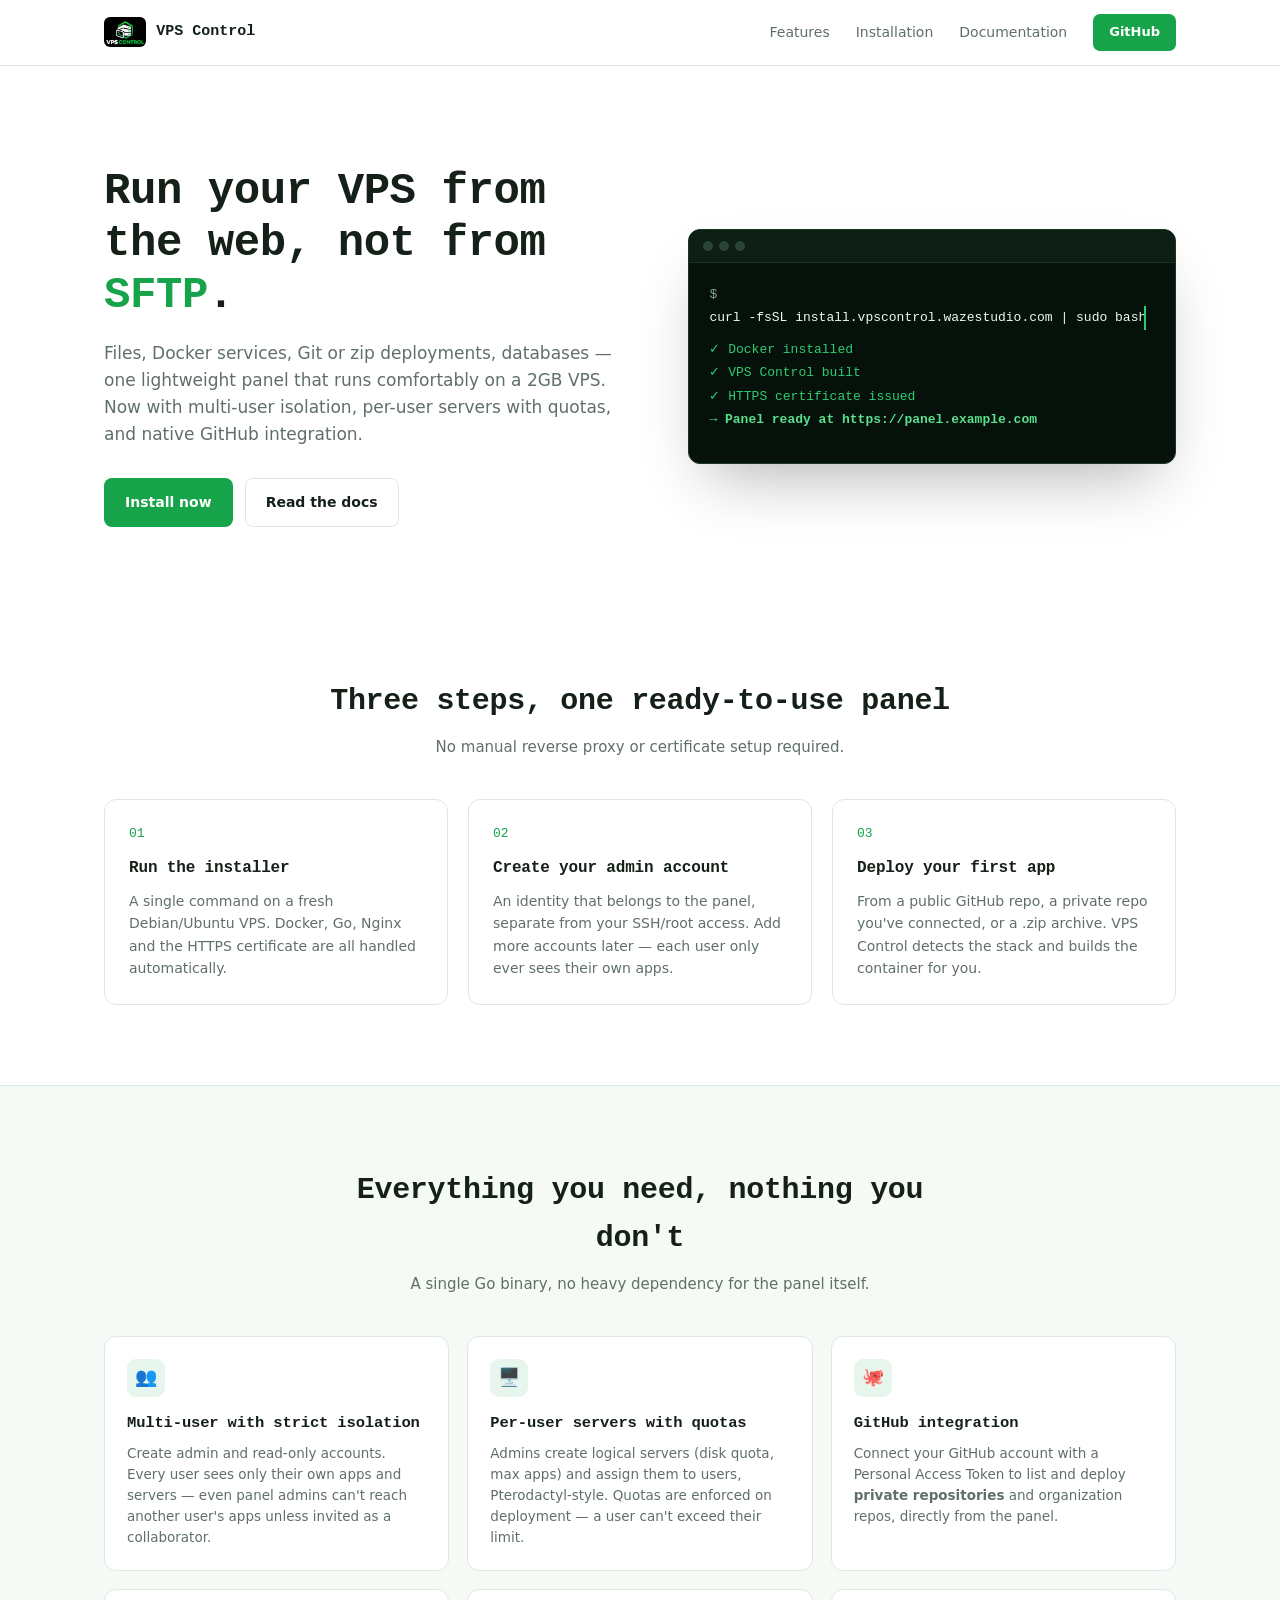
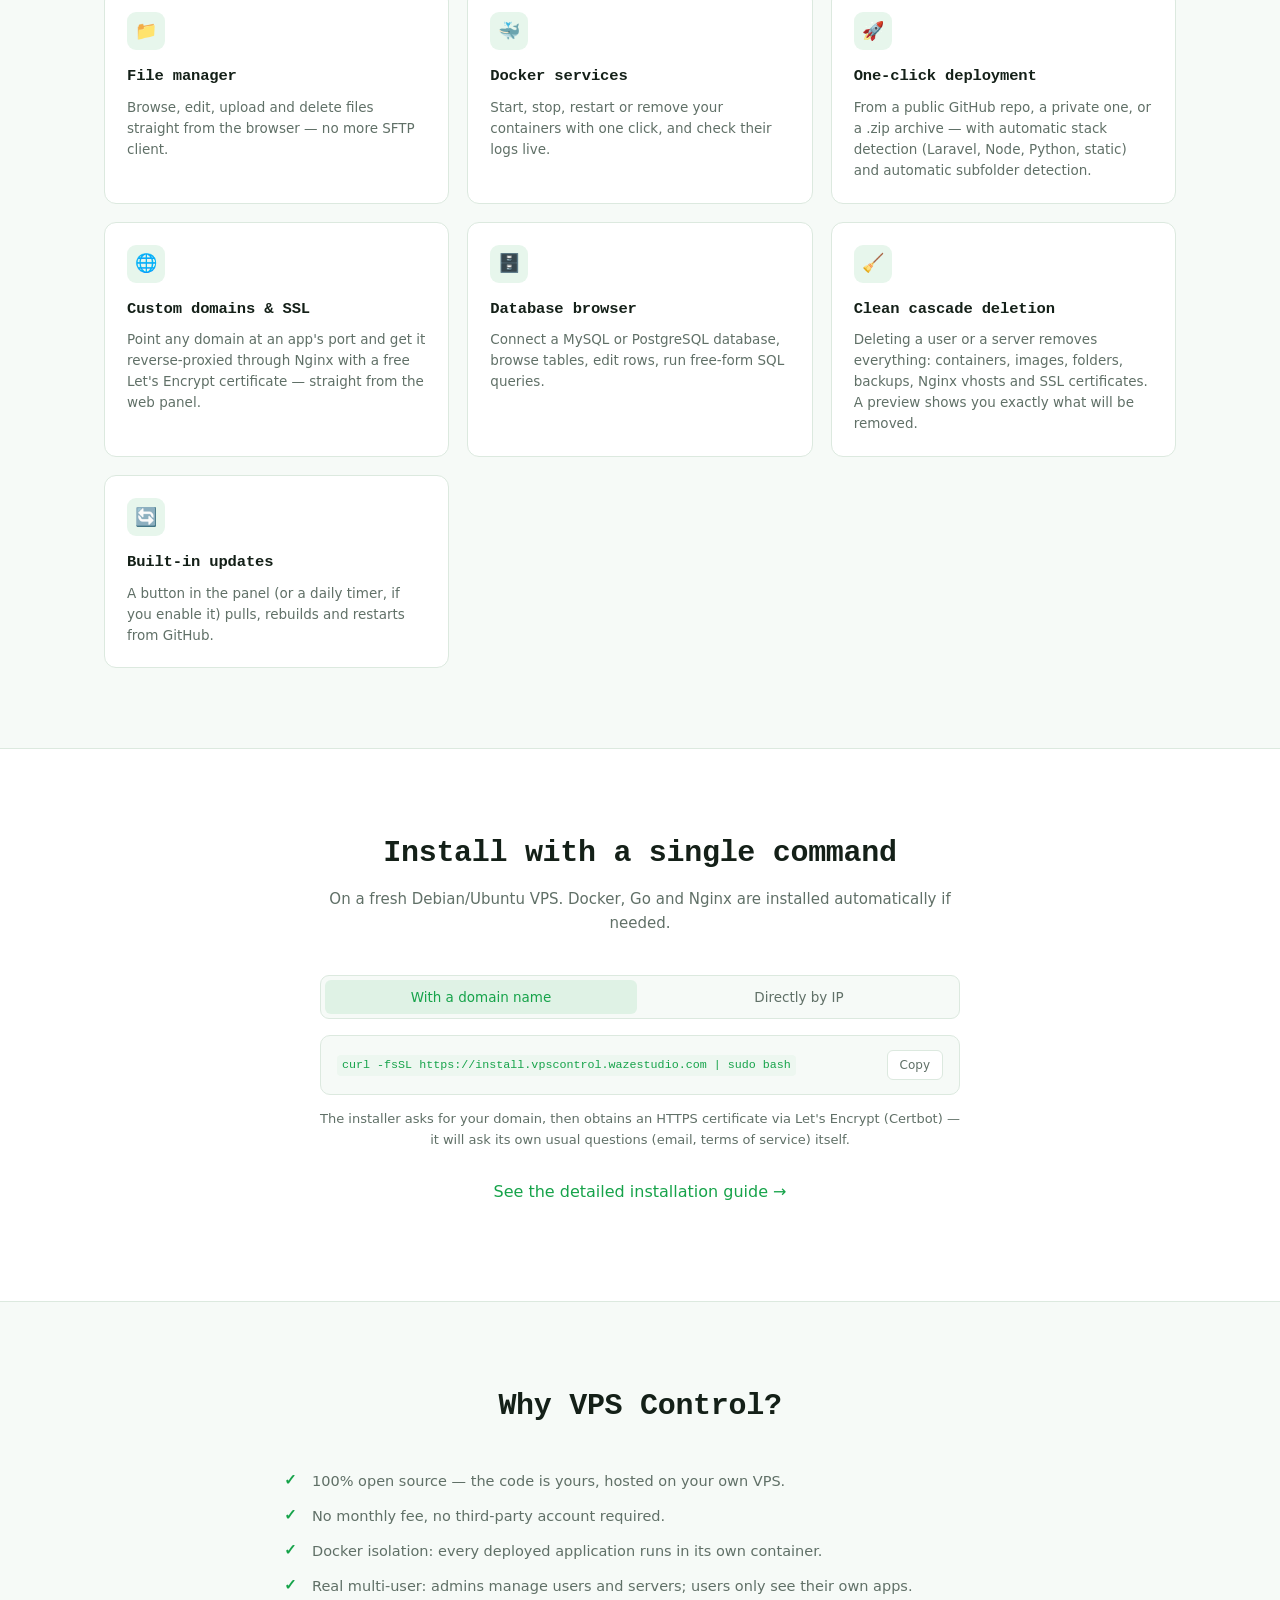
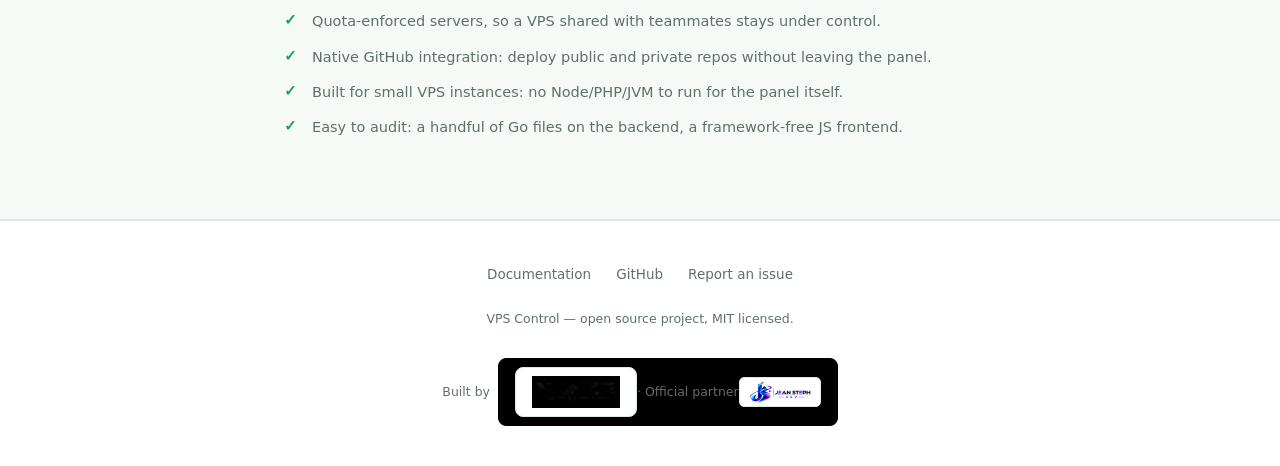
<file: index.html>
<!DOCTYPE html>
<html lang="en">
<head>
<meta charset="UTF-8">
<meta name="viewport" content="width=device-width, initial-scale=1.0">
<title>VPS Control — the open-source admin panel for your VPS</title>
<meta name="description" content="VPS Control is an open-source, lightweight web panel (runs comfortably on 2GB of RAM) for managing files, Docker services, deployments and databases on your VPS. Multi-user with strict isolation, per-user servers with quotas, and native GitHub integration for private repos.">
<link rel="icon" type="image/jpeg" href="/assets/logo-icon.jpg">
<link rel="stylesheet" href="/style.css">
</head>
<body>

<nav class="site-nav">
  <div class="container">
    <div class="brand"><img src="/assets/logo-full.jpg" alt="VPS Control"> VPS Control</div>
    <div class="nav-links">
      <a href="#features" class="nav-link">Features</a>
      <a href="#installation" class="nav-link">Installation</a>
      <a href="/docs.html" class="nav-link">Documentation</a>
      <a href="https://github.com/Wazestudio/vps-control" class="btn-github">GitHub</a>
    </div>
    <button class="nav-toggle" aria-label="Menu">☰</button>
  </div>
  <div class="mobile-menu">
    <a href="#features">Features</a>
    <a href="#installation">Installation</a>
    <a href="/docs.html">Documentation</a>
    <a href="https://github.com/Wazestudio/vps-control" class="btn-github">GitHub</a>
  </div>
</nav>

<header class="hero">
  <div class="container hero-grid">
    <div>

      <h1>Run your VPS from<br>the web, not from <span class="accent">SFTP</span>.</h1>
      <p class="tagline">Files, Docker services, Git or zip deployments, databases — one lightweight panel that runs comfortably on a 2GB VPS. Now with multi-user isolation, per-user servers with quotas, and native GitHub integration.</p>
      <div class="hero-ctas">
        <a href="#installation" class="btn btn-primary">Install now</a>
        <a href="/docs.html" class="btn btn-secondary">Read the docs</a>
      </div>
    </div>
    <div class="terminal">
      <div class="terminal-bar"><span></span><span></span><span></span></div>
      <div class="terminal-body">
        <div><span class="prompt">$ </span><span class="cmd typed">curl -fsSL install.vpscontrol.wazestudio.com | sudo bash</span></div>
        <span class="out o1">✓ Docker installed</span>
        <span class="out o2">✓ VPS Control built</span>
        <span class="out o3">✓ HTTPS certificate issued</span>
        <span class="out o4">→ Panel ready at https://panel.example.com</span>
      </div>
    </div>
  </div>
</header>

<section id="how-it-works">
  <div class="container">
    <div class="section-head center">
      <h2>Three steps, one ready-to-use panel</h2>
      <p>No manual reverse proxy or certificate setup required.</p>
    </div>
    <div class="steps-grid">
      <div class="step-card">
        <div class="num">01</div>
        <h3>Run the installer</h3>
        <p>A single command on a fresh Debian/Ubuntu VPS. Docker, Go, Nginx and the HTTPS certificate are all handled automatically.</p>
      </div>
      <div class="step-card">
        <div class="num">02</div>
        <h3>Create your admin account</h3>
        <p>An identity that belongs to the panel, separate from your SSH/root access. Add more accounts later — each user only ever sees their own apps.</p>
      </div>
      <div class="step-card">
        <div class="num">03</div>
        <h3>Deploy your first app</h3>
        <p>From a public GitHub repo, a private repo you've connected, or a .zip archive. VPS Control detects the stack and builds the container for you.</p>
      </div>
    </div>
  </div>
</section>

<section id="features" class="alt">
  <div class="container">
    <div class="section-head center">
      <h2>Everything you need, nothing you don't</h2>
      <p>A single Go binary, no heavy dependency for the panel itself.</p>
    </div>
    <div class="features-grid">
      <div class="feature-card">
        <div class="icon-badge">👥</div>
        <h3>Multi-user with strict isolation</h3>
        <p>Create admin and read-only accounts. Every user sees only their own apps and servers — even panel admins can't reach another user's apps unless invited as a collaborator.</p>
      </div>
      <div class="feature-card">
        <div class="icon-badge">🖥️</div>
        <h3>Per-user servers with quotas</h3>
        <p>Admins create logical servers (disk quota, max apps) and assign them to users, Pterodactyl-style. Quotas are enforced on deployment — a user can't exceed their limit.</p>
      </div>
      <div class="feature-card">
        <div class="icon-badge">🐙</div>
        <h3>GitHub integration</h3>
        <p>Connect your GitHub account with a Personal Access Token to list and deploy <strong>private repositories</strong> and organization repos, directly from the panel.</p>
      </div>
      <div class="feature-card">
        <div class="icon-badge">📁</div>
        <h3>File manager</h3>
        <p>Browse, edit, upload and delete files straight from the browser — no more SFTP client.</p>
      </div>
      <div class="feature-card">
        <div class="icon-badge">🐳</div>
        <h3>Docker services</h3>
        <p>Start, stop, restart or remove your containers with one click, and check their logs live.</p>
      </div>
      <div class="feature-card">
        <div class="icon-badge">🚀</div>
        <h3>One-click deployment</h3>
        <p>From a public GitHub repo, a private one, or a .zip archive — with automatic stack detection (Laravel, Node, Python, static) and automatic subfolder detection.</p>
      </div>
      <div class="feature-card">
        <div class="icon-badge">🌐</div>
        <h3>Custom domains &amp; SSL</h3>
        <p>Point any domain at an app's port and get it reverse-proxied through Nginx with a free Let's Encrypt certificate — straight from the web panel.</p>
      </div>
      <div class="feature-card">
        <div class="icon-badge">🗄️</div>
        <h3>Database browser</h3>
        <p>Connect a MySQL or PostgreSQL database, browse tables, edit rows, run free-form SQL queries.</p>
      </div>
      <div class="feature-card">
        <div class="icon-badge">🧹</div>
        <h3>Clean cascade deletion</h3>
        <p>Deleting a user or a server removes everything: containers, images, folders, backups, Nginx vhosts and SSL certificates. A preview shows you exactly what will be removed.</p>
      </div>
      <div class="feature-card">
        <div class="icon-badge">🔄</div>
        <h3>Built-in updates</h3>
        <p>A button in the panel (or a daily timer, if you enable it) pulls, rebuilds and restarts from GitHub.</p>
      </div>
    </div>
  </div>
</section>

<section id="installation">
  <div class="container">
    <div class="section-head center">
      <h2>Install with a single command</h2>
      <p>On a fresh Debian/Ubuntu VPS. Docker, Go and Nginx are installed automatically if needed.</p>
    </div>
    <div class="install-tabs">
      <div class="tab-switch">
        <button class="active" data-pane="pane-domain">With a domain name</button>
        <button data-pane="pane-ip">Directly by IP</button>
      </div>
      <div id="pane-domain" class="install-pane active">
        <div class="code-box">
          <code id="cmd-domain">curl -fsSL https://install.vpscontrol.wazestudio.com | sudo bash</code>
          <button onclick="copyInstallCommand(this, document.getElementById('cmd-domain').textContent)">Copy</button>
        </div>
        <p class="install-note">The installer asks for your domain, then obtains an HTTPS certificate via Let's Encrypt (Certbot) — it will ask its own usual questions (email, terms of service) itself.</p>
      </div>
      <div id="pane-ip" class="install-pane">
        <div class="code-box">
          <code id="cmd-ip">curl -fsSL https://install.vpscontrol.wazestudio.com | sudo bash</code>
          <button onclick="copyInstallCommand(this, document.getElementById('cmd-ip').textContent)">Copy</button>
        </div>
        <p class="install-note">Just press Enter at the domain question: the panel becomes available over HTTPS via the VPS's IP and a port of your choice (self-signed certificate).</p>
      </div>
    </div>
    <p style="text-align:center;margin-top:28px;">
      <a href="/docs.html">See the detailed installation guide →</a>
    </p>
  </div>
</section>

<section class="alt">
  <div class="container" style="max-width:760px;">
    <div class="section-head center">
      <h2>Why VPS Control?</h2>
    </div>
    <ul class="check-list">
      <li>100% open source — the code is yours, hosted on your own VPS.</li>
      <li>No monthly fee, no third-party account required.</li>
      <li>Docker isolation: every deployed application runs in its own container.</li>
      <li>Real multi-user: admins manage users and servers; users only see their own apps.</li>
      <li>Quota-enforced servers, so a VPS shared with teammates stays under control.</li>
      <li>Native GitHub integration: deploy public and private repos without leaving the panel.</li>
      <li>Built for small VPS instances: no Node/PHP/JVM to run for the panel itself.</li>
      <li>Easy to audit: a handful of Go files on the backend, a framework-free JS frontend.</li>
    </ul>
  </div>
</section>

<footer>
  <div class="container">
    <div class="footer-links">
      <a href="/docs.html">Documentation</a>
      <a href="https://github.com/Wazestudio/vps-control">GitHub</a>
      <a href="https://github.com/Wazestudio/vps-control/issues">Report an issue</a>
    </div>
    <p class="footer-note">VPS Control — open source project, MIT licensed.</p>
    <div class="footer-credit">
      <span>Built by</span>
      <span class="waze-badge" style="background: #000000; padding: 8px 16px; border-radius: 8px; border: 1px solid #000000; display: inline-flex; align-items: center;">
  <span class="waze-badge" style="background: #ffffff; padding: 8px 16px; border-radius: 8px; border: 1px solid #dce9df; display: inline-flex; align-items: center;">
  <img src="/assets/waze-studio-logo.jpg" alt="Waze Studio" style="height: 32px; width: auto; display: block;">
</span>
      <span>· Official partner</span>
      <a href="https://www.lordobitotech.xyz" target="_blank" rel="noopener" class="partner-badge" title="Jean Steph Dev — official partner">
        <img src="/assets/jean-steph-dev-logo.png" alt="Jean Steph Dev">
      </a>
    </div>
  </div>
</footer>

<script src="/app.js"></script>
</body>
</html>
</file>
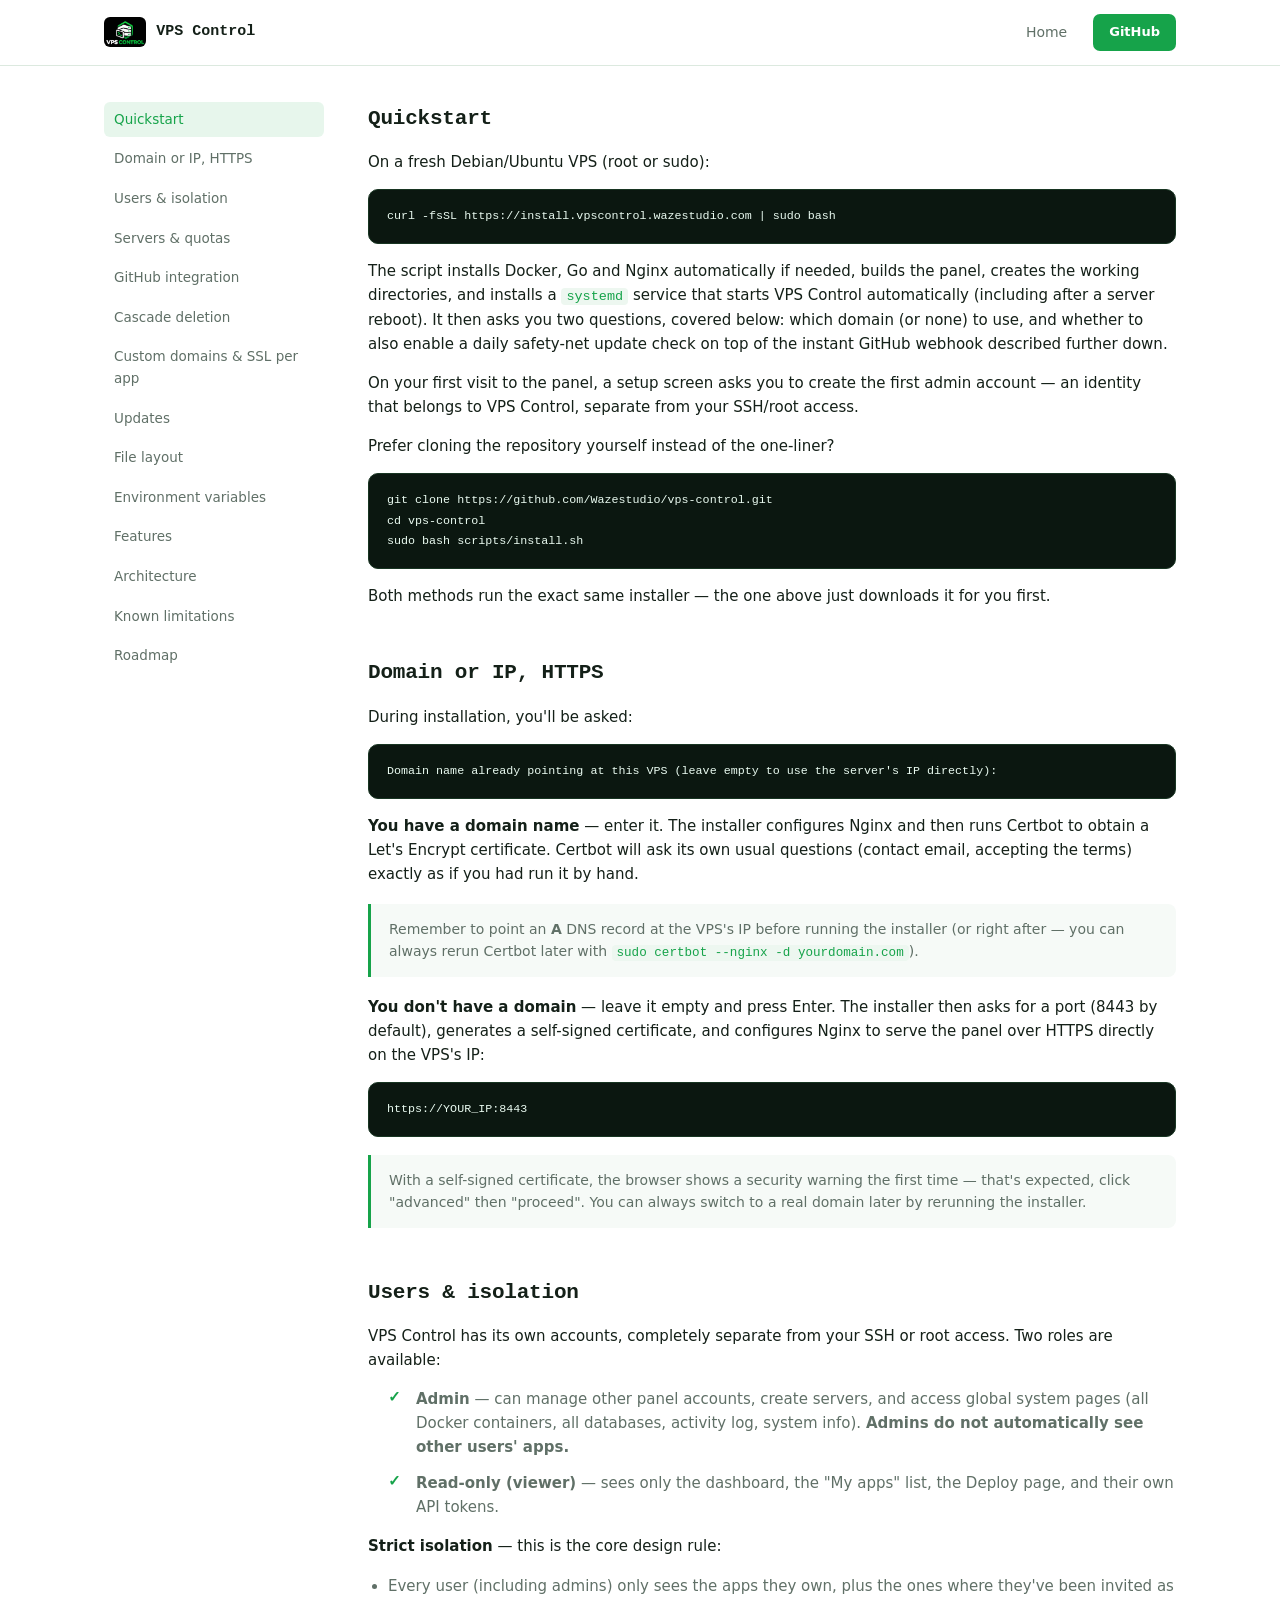
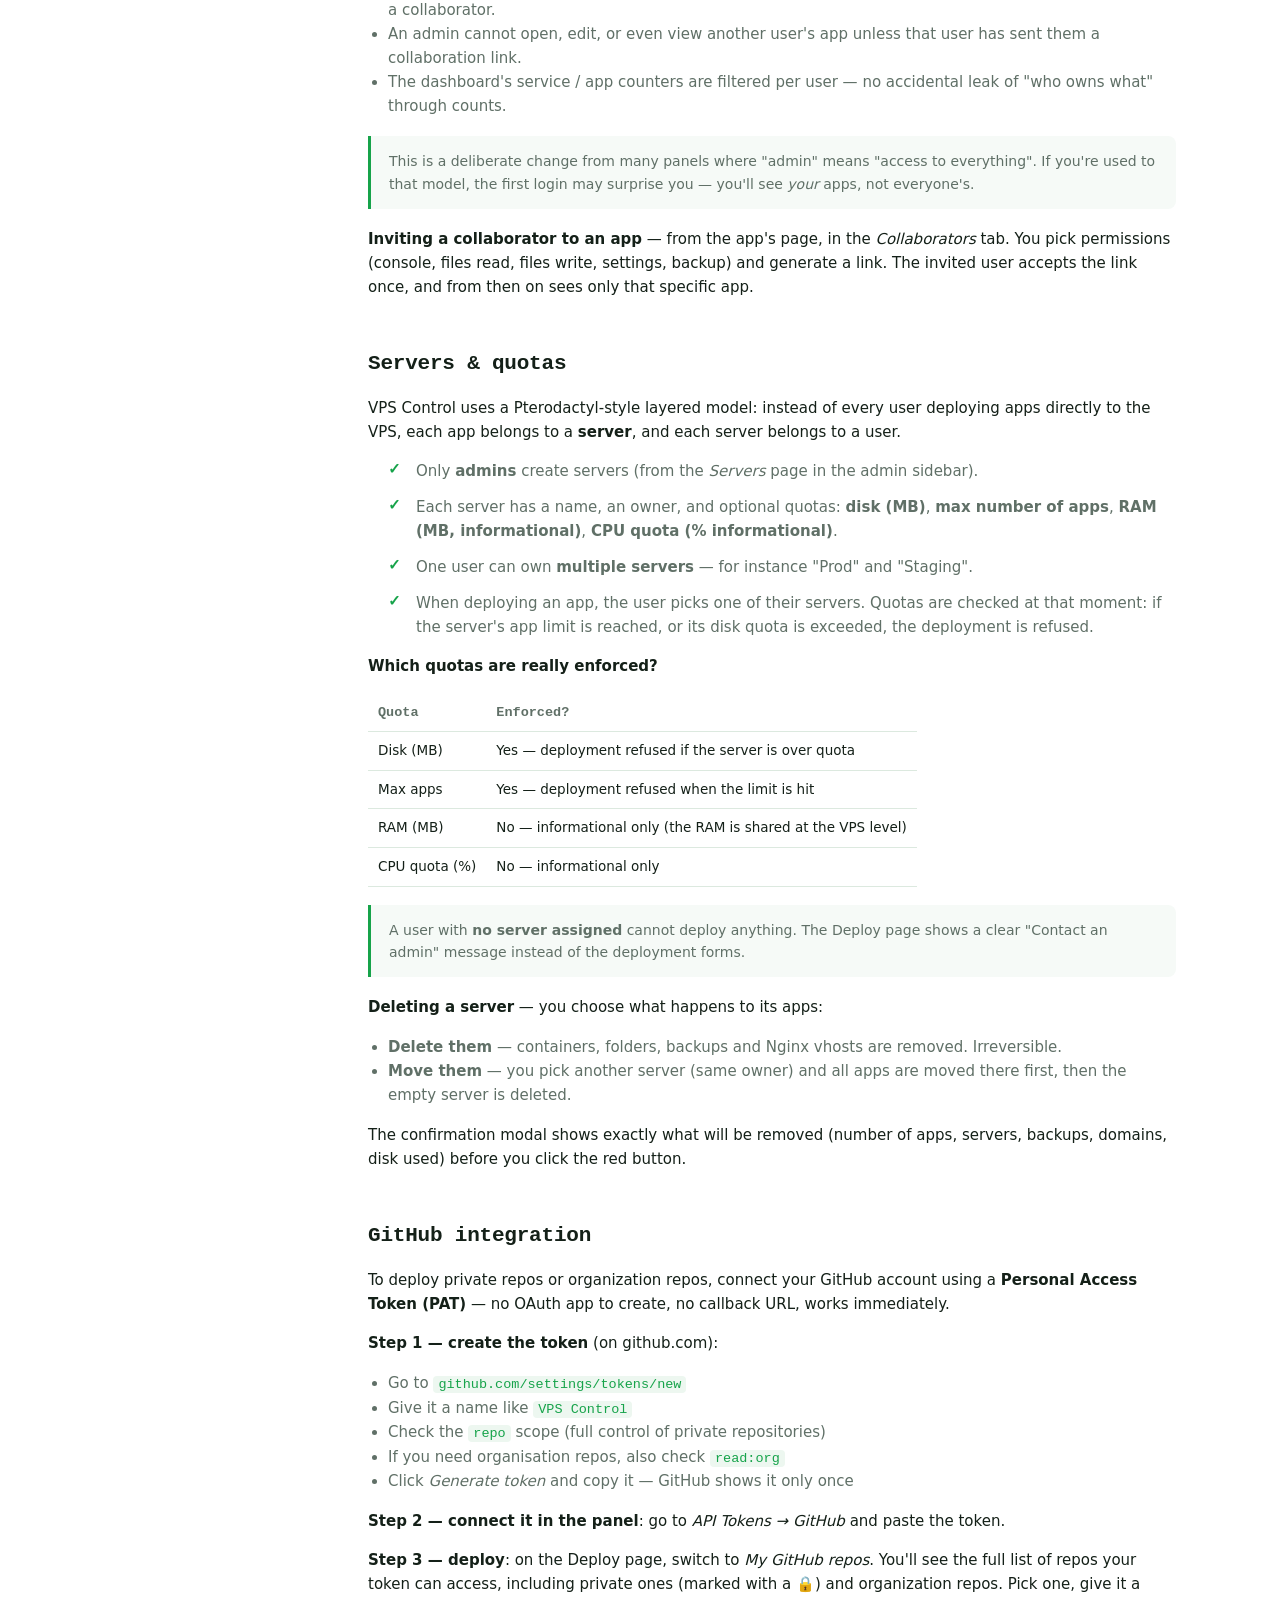
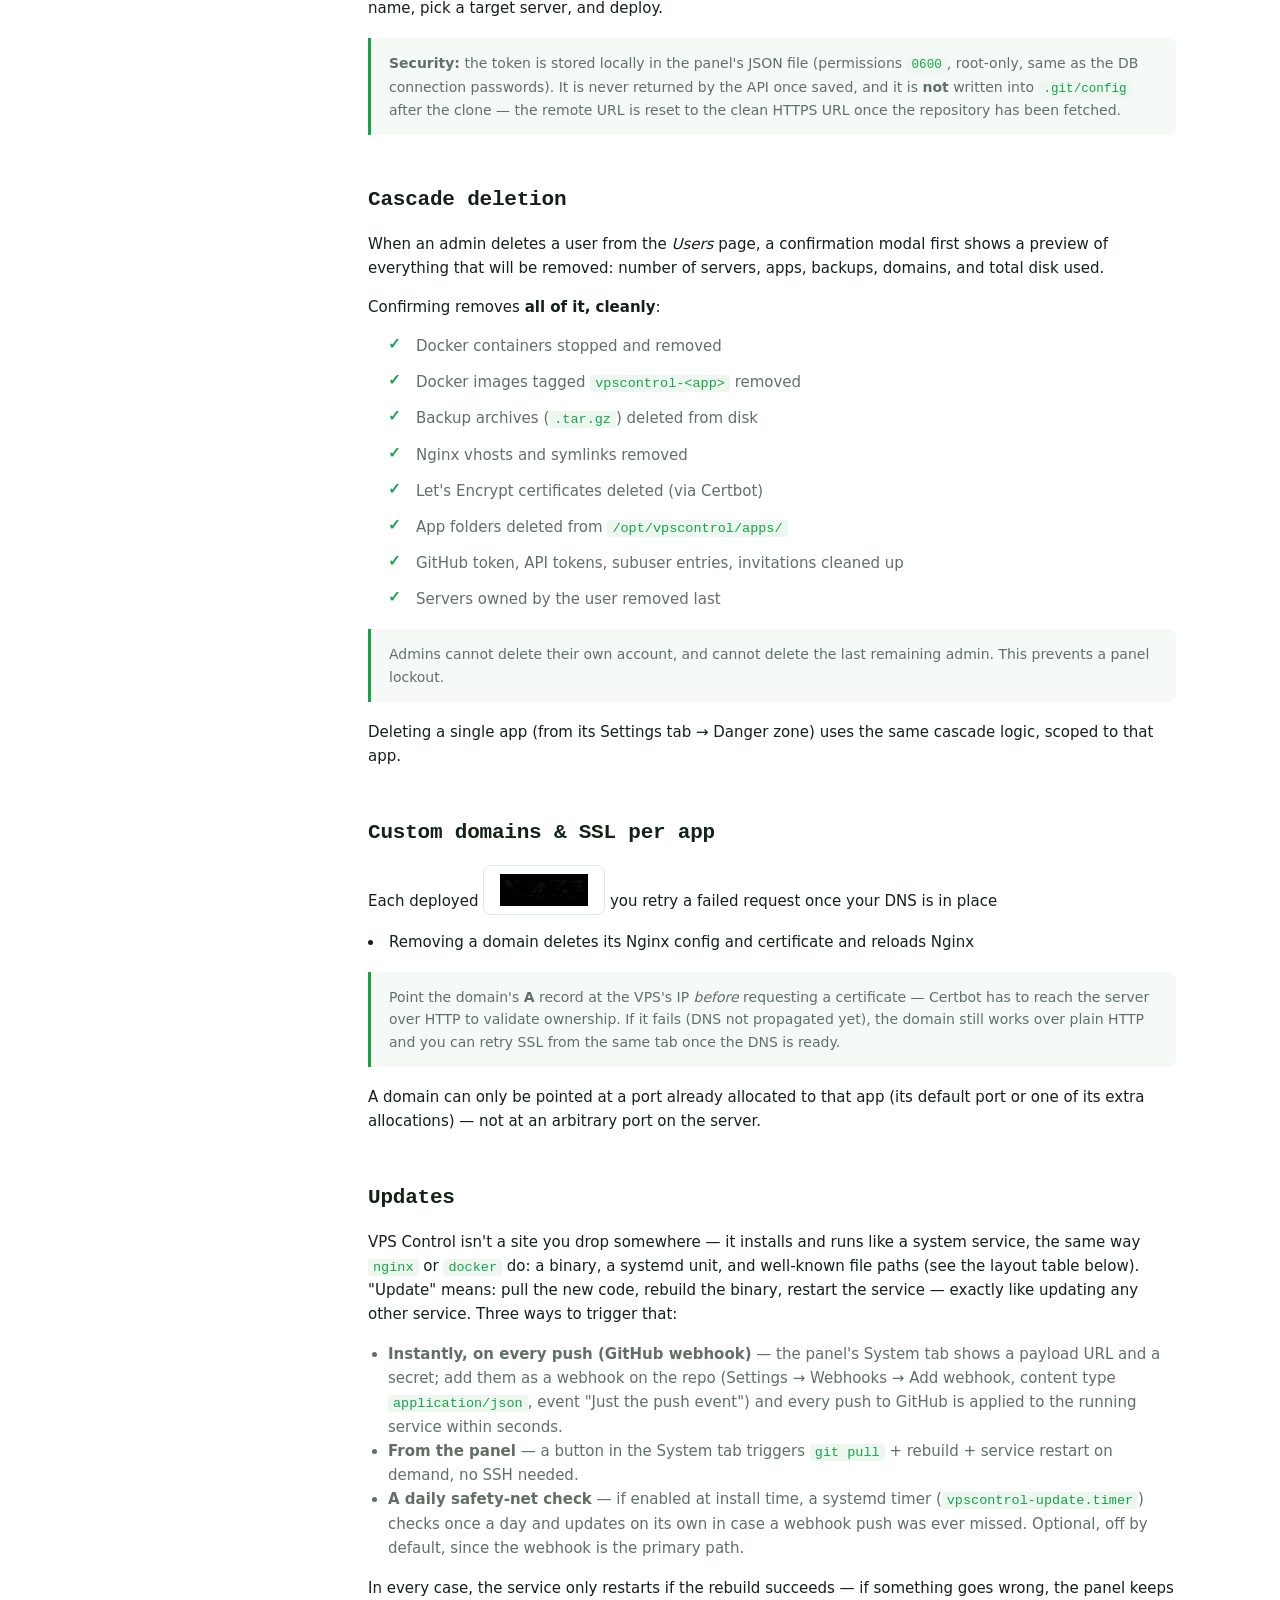
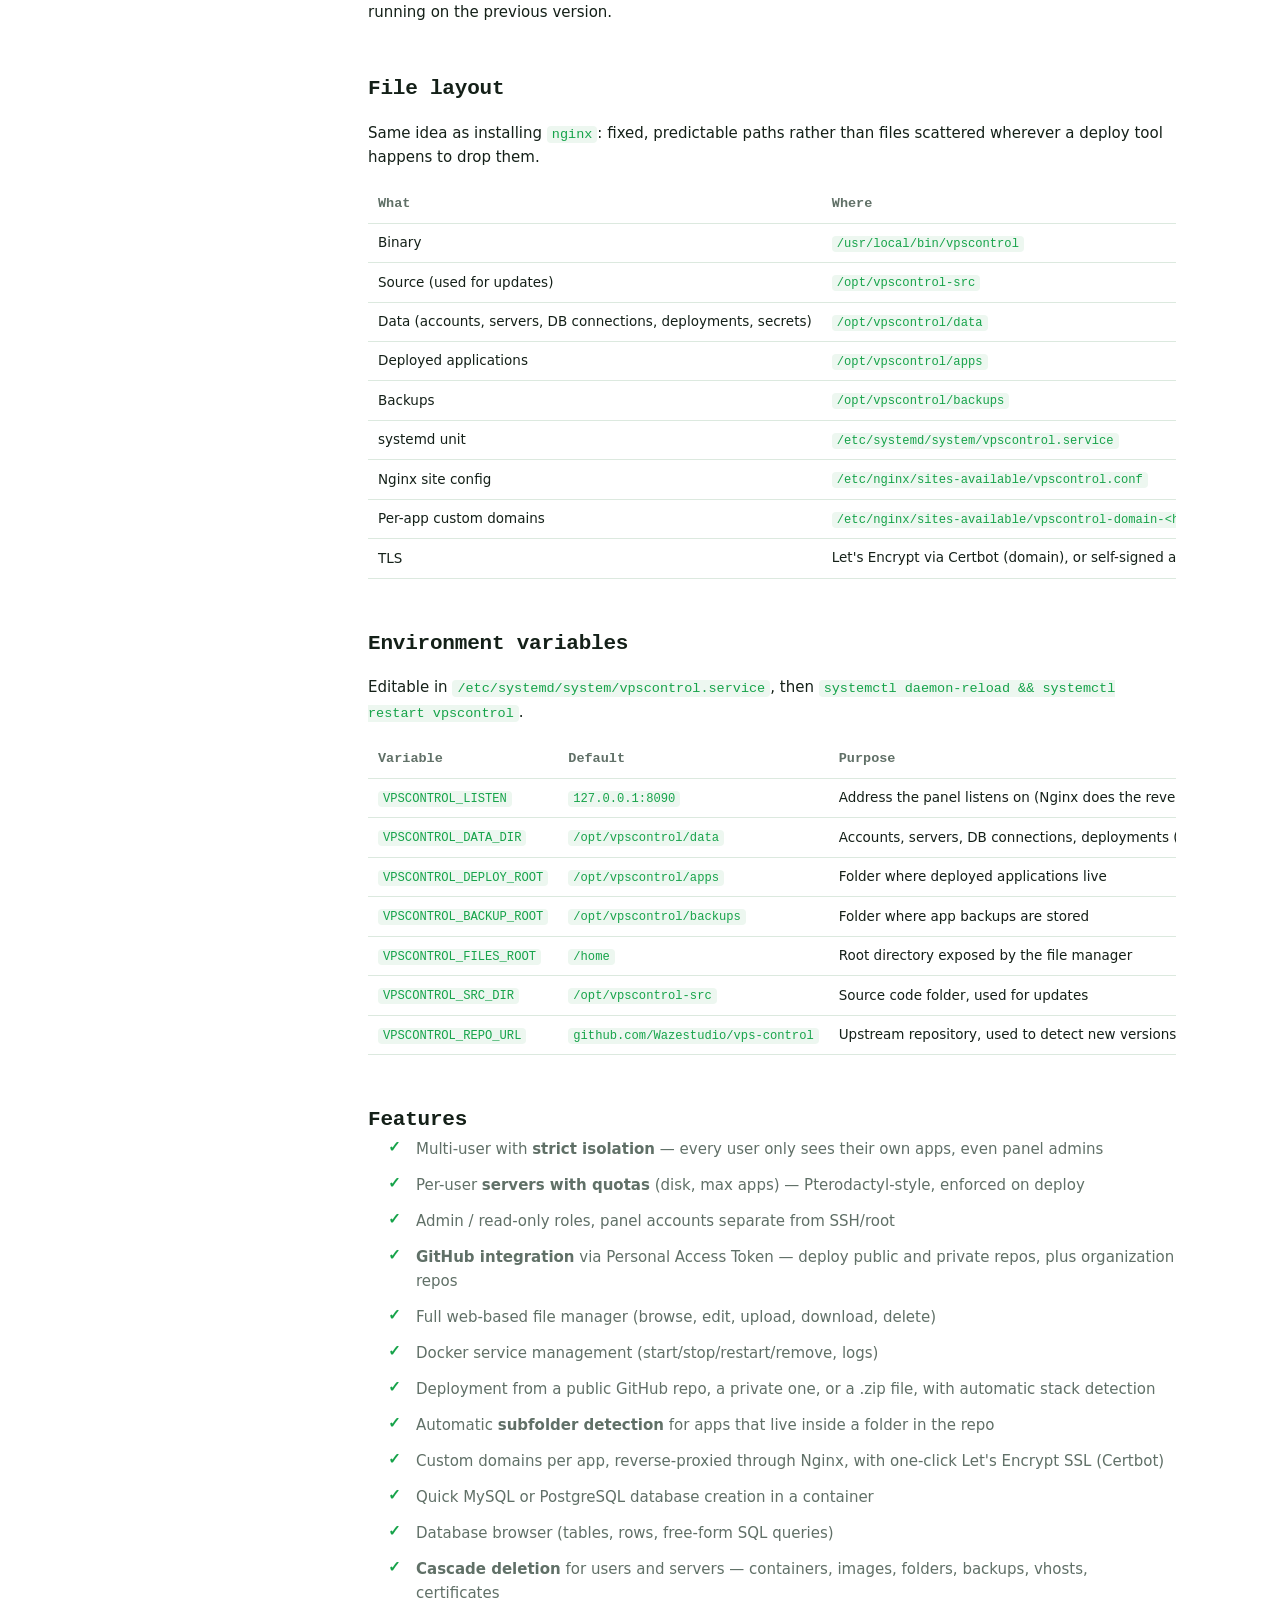
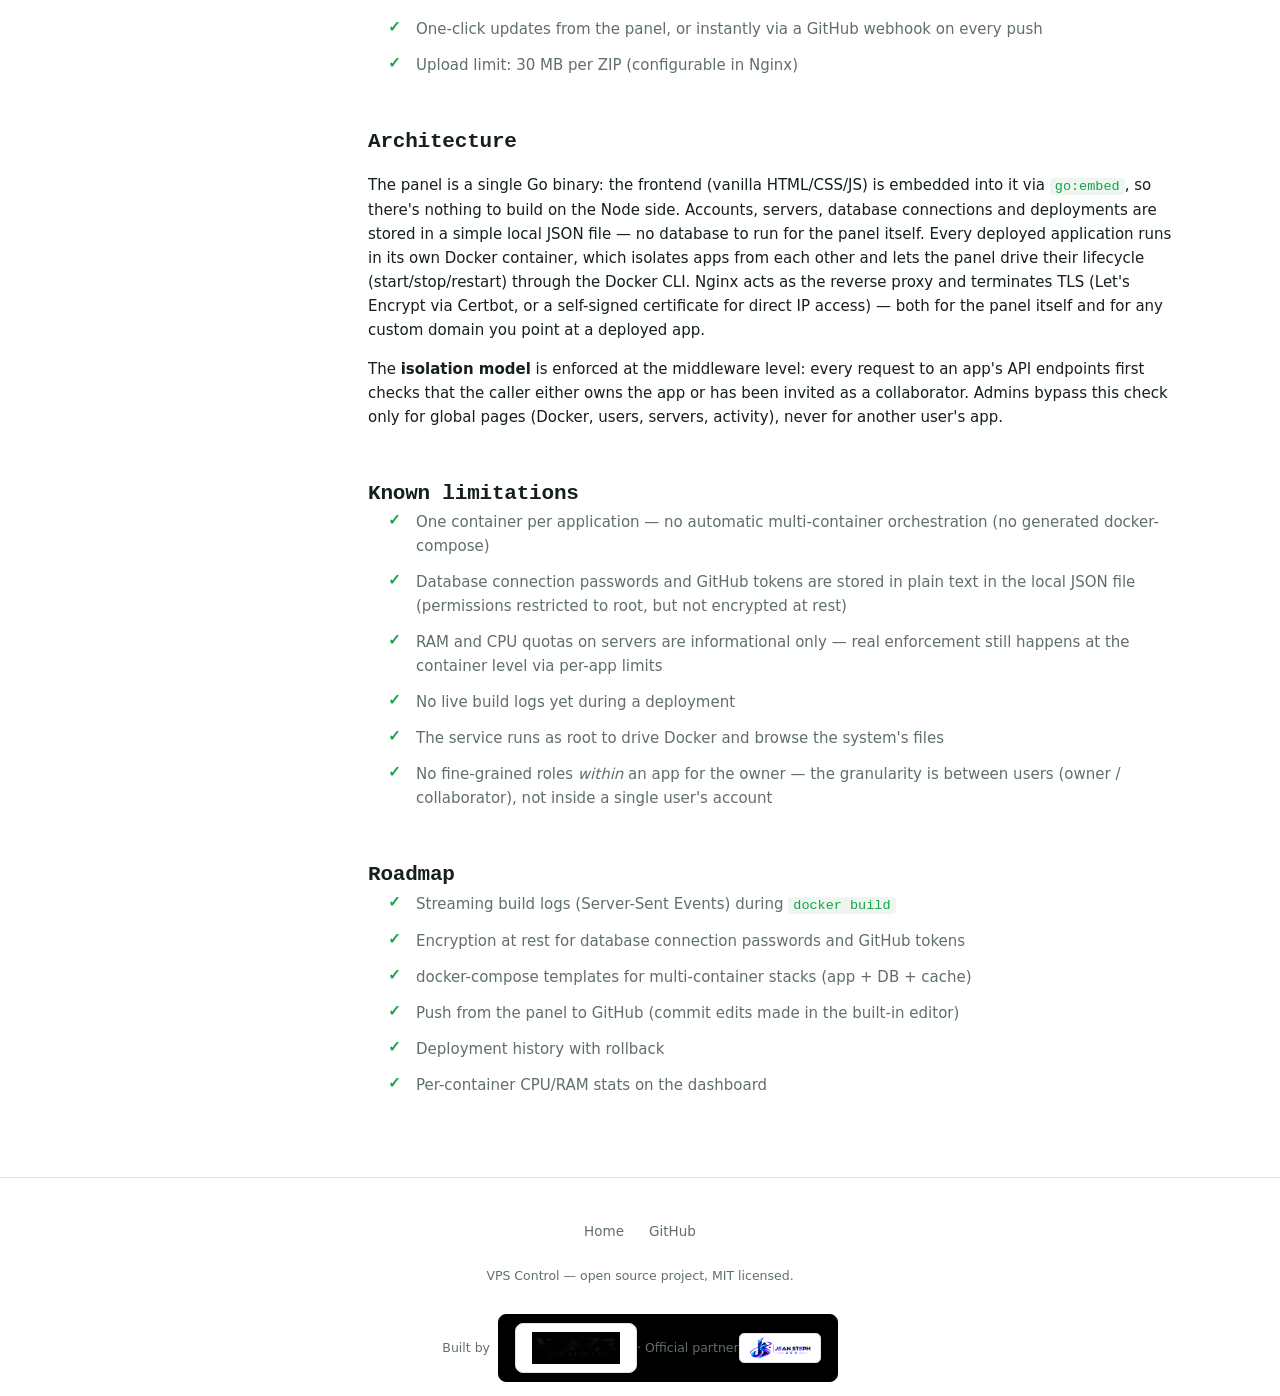
<file: docs.html>
<!DOCTYPE html>
<html lang="en">
<head>
<meta charset="UTF-8">
<meta name="viewport" content="width=device-width, initial-scale=1.0">
<title>Documentation — VPS Control</title>
<link rel="icon" type="image/jpeg" href="/assets/logo-icon.jpg">
<link rel="stylesheet" href="/style.css">
</head>
<body>

<nav class="site-nav">
  <div class="container">
    <div class="brand"><img src="/assets/logo-full.jpg" alt="VPS Control"> VPS Control</div>
    <div class="nav-links">
      <a href="/index.html" class="nav-link">Home</a>
      <a href="https://github.com/Wazestudio/vps-control" class="btn-github">GitHub</a>
    </div>
    <button class="nav-toggle" aria-label="Menu">☰</button>
  </div>
  <div class="mobile-menu">
    <a href="/index.html">Home</a>
    <a href="https://github.com/Wazestudio/vps-control" class="btn-github">GitHub</a>
  </div>
</nav>

<section style="padding-top:36px;">
  <div class="container docs-layout">
    <aside class="docs-toc">
      <a href="#quickstart">Quickstart</a>
      <a href="#domain">Domain or IP, HTTPS</a>
      <a href="#users">Users &amp; isolation</a>
      <a href="#servers">Servers &amp; quotas</a>
      <a href="#github">GitHub integration</a>
      <a href="#cascade">Cascade deletion</a>
      <a href="#app-domains">Custom domains &amp; SSL per app</a>
      <a href="#updates">Updates</a>
      <a href="#layout">File layout</a>
      <a href="#env">Environment variables</a>
      <a href="#features">Features</a>
      <a href="#architecture">Architecture</a>
      <a href="#limitations">Known limitations</a>
      <a href="#roadmap">Roadmap</a>
    </aside>

    <div class="docs-content">
      <h2 id="quickstart">Quickstart</h2>
      <p>On a fresh Debian/Ubuntu VPS (root or sudo):</p>
      <pre class="code-block"><code>curl -fsSL https://install.vpscontrol.wazestudio.com | sudo bash</code></pre>
      <p>The script installs Docker, Go and Nginx automatically if needed,
      builds the panel, creates the working directories, and installs a
      <code>systemd</code> service that starts VPS Control automatically
      (including after a server reboot). It then asks you two questions,
      covered below: which domain (or none) to use, and whether to also
      enable a daily safety-net update check on top of the instant GitHub
      webhook described further down.</p>
      <p>On your first visit to the panel, a setup screen asks you to create
      the first admin account — an identity that belongs to VPS Control,
      separate from your SSH/root access.</p>
      <p>Prefer cloning the repository yourself instead of the one-liner?</p>
      <pre class="code-block"><code>git clone https://github.com/Wazestudio/vps-control.git
cd vps-control
sudo bash scripts/install.sh</code></pre>
      <p>Both methods run the exact same installer — the one above just
      downloads it for you first.</p>

      <h2 id="domain">Domain or IP, HTTPS</h2>
      <p>During installation, you'll be asked:</p>
      <pre class="code-block"><code>Domain name already pointing at this VPS (leave empty to use the server's IP directly):</code></pre>

      <p><strong>You have a domain name</strong> — enter it. The installer configures
      Nginx and then runs Certbot to obtain a Let's Encrypt certificate.
      Certbot will ask its own usual questions (contact email, accepting the
      terms) exactly as if you had run it by hand.</p>
      <div class="callout">Remember to point an <strong>A</strong> DNS record at the VPS's IP
      before running the installer (or right after — you can always rerun
      Certbot later with <code>sudo certbot --nginx -d yourdomain.com</code>).</div>

      <p><strong>You don't have a domain</strong> — leave it empty and press Enter.
      The installer then asks for a port (8443 by default), generates a
      self-signed certificate, and configures Nginx to serve the panel over
      HTTPS directly on the VPS's IP:</p>
      <pre class="code-block"><code>https://YOUR_IP:8443</code></pre>
      <div class="callout">With a self-signed certificate, the browser shows a security
      warning the first time — that's expected, click "advanced" then
      "proceed". You can always switch to a real domain later by rerunning
      the installer.</div>

      <h2 id="users">Users &amp; isolation</h2>
      <p>VPS Control has its own accounts, completely separate from your SSH
      or root access. Two roles are available:</p>
      <ul class="check-list">
        <li><strong>Admin</strong> — can manage other panel accounts, create
        servers, and access global system pages (all Docker containers, all
        databases, activity log, system info). <strong>Admins do not
        automatically see other users' apps.</strong></li>
        <li><strong>Read-only (viewer)</strong> — sees only the dashboard,
        the "My apps" list, the Deploy page, and their own API tokens.</li>
      </ul>
      <p><strong>Strict isolation</strong> — this is the core design rule:</p>
      <ul>
        <li>Every user (including admins) only sees the apps they own, plus
        the ones where they've been invited as a collaborator.</li>
        <li>An admin cannot open, edit, or even view another user's app
        unless that user has sent them a collaboration link.</li>
        <li>The dashboard's service / app counters are filtered per user —
        no accidental leak of "who owns what" through counts.</li>
      </ul>
      <div class="callout">This is a deliberate change from many panels where
      "admin" means "access to everything". If you're used to that model,
      the first login may surprise you — you'll see <em>your</em> apps, not
      everyone's.</div>

      <p><strong>Inviting a collaborator to an app</strong> — from the app's
      page, in the <em>Collaborators</em> tab. You pick permissions
      (console, files read, files write, settings, backup) and generate a
      link. The invited user accepts the link once, and from then on sees
      only that specific app.</p>

      <h2 id="servers">Servers &amp; quotas</h2>
      <p>VPS Control uses a Pterodactyl-style layered model: instead of every
      user deploying apps directly to the VPS, each app belongs to a
      <strong>server</strong>, and each server belongs to a user.</p>
      <ul class="check-list">
        <li>Only <strong>admins</strong> create servers (from the
        <em>Servers</em> page in the admin sidebar).</li>
        <li>Each server has a name, an owner, and optional quotas:
        <strong>disk (MB)</strong>, <strong>max number of apps</strong>,
        <strong>RAM (MB, informational)</strong>, <strong>CPU quota (%
        informational)</strong>.</li>
        <li>One user can own <strong>multiple servers</strong> — for
        instance "Prod" and "Staging".</li>
        <li>When deploying an app, the user picks one of their servers.
        Quotas are checked at that moment: if the server's app limit is
        reached, or its disk quota is exceeded, the deployment is refused.</li>
      </ul>

      <p><strong>Which quotas are really enforced?</strong></p>
      <table>
        <thead><tr><th>Quota</th><th>Enforced?</th></tr></thead>
        <tbody>
          <tr><td>Disk (MB)</td><td>Yes — deployment refused if the server is over quota</td></tr>
          <tr><td>Max apps</td><td>Yes — deployment refused when the limit is hit</td></tr>
          <tr><td>RAM (MB)</td><td>No — informational only (the RAM is shared at the VPS level)</td></tr>
          <tr><td>CPU quota (%)</td><td>No — informational only</td></tr>
        </tbody>
      </table>

      <div class="callout">A user with <strong>no server assigned</strong> cannot
      deploy anything. The Deploy page shows a clear "Contact an admin"
      message instead of the deployment forms.</div>

      <p><strong>Deleting a server</strong> — you choose what happens to its
      apps:</p>
      <ul>
        <li><strong>Delete them</strong> — containers, folders, backups and
        Nginx vhosts are removed. Irreversible.</li>
        <li><strong>Move them</strong> — you pick another server (same owner)
        and all apps are moved there first, then the empty server is deleted.</li>
      </ul>
      <p>The confirmation modal shows exactly what will be removed (number
      of apps, servers, backups, domains, disk used) before you click the
      red button.</p>

      <h2 id="github">GitHub integration</h2>
      <p>To deploy private repos or organization repos, connect your GitHub
      account using a <strong>Personal Access Token (PAT)</strong> — no
      OAuth app to create, no callback URL, works immediately.</p>

      <p><strong>Step 1 — create the token</strong> (on github.com):</p>
      <ul>
        <li>Go to <code>github.com/settings/tokens/new</code></li>
        <li>Give it a name like <code>VPS Control</code></li>
        <li>Check the <code>repo</code> scope (full control of private
        repositories)</li>
        <li>If you need organisation repos, also check
        <code>read:org</code></li>
        <li>Click <em>Generate token</em> and copy it — GitHub shows it only
        once</li>
      </ul>

      <p><strong>Step 2 — connect it in the panel</strong>: go to
      <em>API Tokens → GitHub</em> and paste the token.</p>

      <p><strong>Step 3 — deploy</strong>: on the Deploy page, switch to
      <em>My GitHub repos</em>. You'll see the full list of repos your token
      can access, including private ones (marked with a 🔒) and organization
      repos. Pick one, give it a name, pick a target server, and deploy.</p>

      <div class="callout"><strong>Security:</strong> the token is stored
      locally in the panel's JSON file (permissions <code>0600</code>,
      root-only, same as the DB connection passwords). It is never returned
      by the API once saved, and it is <strong>not</strong> written into
      <code>.git/config</code> after the clone — the remote URL is reset to
      the clean HTTPS URL once the repository has been fetched.</div>

      <h2 id="cascade">Cascade deletion</h2>
      <p>When an admin deletes a user from the <em>Users</em> page, a
      confirmation modal first shows a preview of everything that will be
      removed: number of servers, apps, backups, domains, and total disk
      used.</p>
      <p>Confirming removes <strong>all of it, cleanly</strong>:</p>
      <ul class="check-list">
        <li>Docker containers stopped and removed</li>
        <li>Docker images tagged <code>vpscontrol-&lt;app&gt;</code> removed</li>
        <li>Backup archives (<code>.tar.gz</code>) deleted from disk</li>
        <li>Nginx vhosts and symlinks removed</li>
        <li>Let's Encrypt certificates deleted (via Certbot)</li>
        <li>App folders deleted from <code>/opt/vpscontrol/apps/</code></li>
        <li>GitHub token, API tokens, subuser entries, invitations cleaned up</li>
        <li>Servers owned by the user removed last</li>
      </ul>
      <div class="callout">Admins cannot delete their own account, and cannot
      delete the last remaining admin. This prevents a panel lockout.</div>
      <p>Deleting a single app (from its Settings tab → Danger zone) uses
      the same cascade logic, scoped to that app.</p>

      <h2 id="app-domains">Custom domains &amp; SSL per app</h2>
      <p>Each deployed <span class="waze-badge" style="background: #ffffff; padding: 8px 16px; border-radius: 8px; border: 1px solid #dce9df; display: inline-flex; align-items: center;">
  <img src="/assets/waze-studio-logo.jpg" alt="Waze Studio" style="height: 32px; width: auto; display: block;">
</span> you retry a failed request once your DNS is in place</li>
        <li>Removing a domain deletes its Nginx config and certificate and
        reloads Nginx</li>
      </ul>
      <div class="callout">Point the domain's <strong>A</strong> record at
      the VPS's IP <em>before</em> requesting a certificate — Certbot has to
      reach the server over HTTP to validate ownership. If it fails (DNS not
      propagated yet), the domain still works over plain HTTP and you can
      retry SSL from the same tab once the DNS is ready.</div>
      <p>A domain can only be pointed at a port already allocated to that
      app (its default port or one of its extra allocations) — not at an
      arbitrary port on the server.</p>

      <h2 id="updates">Updates</h2>
      <p>VPS Control isn't a site you drop somewhere — it installs and runs
      like a system service, the same way <code>nginx</code> or
      <code>docker</code> do: a binary, a systemd unit, and well-known file
      paths (see the layout table below). "Update" means: pull the new
      code, rebuild the binary, restart the service — exactly like updating
      any other service. Three ways to trigger that:</p>
      <ul>
        <li><strong>Instantly, on every push (GitHub webhook)</strong> — the
        panel's System tab shows a payload URL and a secret; add them as a
        webhook on the repo (Settings → Webhooks → Add webhook, content
        type <code>application/json</code>, event "Just the push event")
        and every push to GitHub is applied to the running service within
        seconds.</li>
        <li><strong>From the panel</strong> — a button in the System tab
        triggers <code>git pull</code> + rebuild + service restart on
        demand, no SSH needed.</li>
        <li><strong>A daily safety-net check</strong> — if enabled at
        install time, a systemd timer (<code>vpscontrol-update.timer</code>)
        checks once a day and updates on its own in case a webhook push was
        ever missed. Optional, off by default, since the webhook is the
        primary path.</li>
      </ul>
      <p>In every case, the service only restarts if the rebuild succeeds —
      if something goes wrong, the panel keeps running on the previous
      version.</p>

      <h2 id="layout">File layout</h2>
      <p>Same idea as installing <code>nginx</code>: fixed, predictable
      paths rather than files scattered wherever a deploy tool happens to
      drop them.</p>
      <table>
        <thead><tr><th>What</th><th>Where</th></tr></thead>
        <tbody>
          <tr><td>Binary</td><td><code>/usr/local/bin/vpscontrol</code></td></tr>
          <tr><td>Source (used for updates)</td><td><code>/opt/vpscontrol-src</code></td></tr>
          <tr><td>Data (accounts, servers, DB connections, deployments, secrets)</td><td><code>/opt/vpscontrol/data</code></td></tr>
          <tr><td>Deployed applications</td><td><code>/opt/vpscontrol/apps</code></td></tr>
          <tr><td>Backups</td><td><code>/opt/vpscontrol/backups</code></td></tr>
          <tr><td>systemd unit</td><td><code>/etc/systemd/system/vpscontrol.service</code></td></tr>
          <tr><td>Nginx site config</td><td><code>/etc/nginx/sites-available/vpscontrol.conf</code></td></tr>
          <tr><td>Per-app custom domains</td><td><code>/etc/nginx/sites-available/vpscontrol-domain-&lt;hostname&gt;.conf</code></td></tr>
          <tr><td>TLS</td><td>Let's Encrypt via Certbot (domain), or self-signed at <code>/etc/vpscontrol/ssl/</code> (IP)</td></tr>
        </tbody>
      </table>

      <h2 id="env">Environment variables</h2>
      <p>Editable in <code>/etc/systemd/system/vpscontrol.service</code>, then
      <code>systemctl daemon-reload &amp;&amp; systemctl restart vpscontrol</code>.</p>
      <table>
        <thead><tr><th>Variable</th><th>Default</th><th>Purpose</th></tr></thead>
        <tbody>
          <tr><td><code>VPSCONTROL_LISTEN</code></td><td><code>127.0.0.1:8090</code></td><td>Address the panel listens on (Nginx does the reverse proxying)</td></tr>
          <tr><td><code>VPSCONTROL_DATA_DIR</code></td><td><code>/opt/vpscontrol/data</code></td><td>Accounts, servers, DB connections, deployments (JSON)</td></tr>
          <tr><td><code>VPSCONTROL_DEPLOY_ROOT</code></td><td><code>/opt/vpscontrol/apps</code></td><td>Folder where deployed applications live</td></tr>
          <tr><td><code>VPSCONTROL_BACKUP_ROOT</code></td><td><code>/opt/vpscontrol/backups</code></td><td>Folder where app backups are stored</td></tr>
          <tr><td><code>VPSCONTROL_FILES_ROOT</code></td><td><code>/home</code></td><td>Root directory exposed by the file manager</td></tr>
          <tr><td><code>VPSCONTROL_SRC_DIR</code></td><td><code>/opt/vpscontrol-src</code></td><td>Source code folder, used for updates</td></tr>
          <tr><td><code>VPSCONTROL_REPO_URL</code></td><td><code>github.com/Wazestudio/vps-control</code></td><td>Upstream repository, used to detect new versions</td></tr>
        </tbody>
      </table>

      <h2 id="features">Features</h2>
      <ul class="check-list">
        <li>Multi-user with <strong>strict isolation</strong> — every user only sees their own apps, even panel admins</li>
        <li>Per-user <strong>servers with quotas</strong> (disk, max apps) — Pterodactyl-style, enforced on deploy</li>
        <li>Admin / read-only roles, panel accounts separate from SSH/root</li>
        <li><strong>GitHub integration</strong> via Personal Access Token — deploy public and private repos, plus organization repos</li>
        <li>Full web-based file manager (browse, edit, upload, download, delete)</li>
        <li>Docker service management (start/stop/restart/remove, logs)</li>
        <li>Deployment from a public GitHub repo, a private one, or a .zip file, with automatic stack detection</li>
        <li>Automatic <strong>subfolder detection</strong> for apps that live inside a folder in the repo</li>
        <li>Custom domains per app, reverse-proxied through Nginx, with one-click Let's Encrypt SSL (Certbot)</li>
        <li>Quick MySQL or PostgreSQL database creation in a container</li>
        <li>Database browser (tables, rows, free-form SQL queries)</li>
        <li><strong>Cascade deletion</strong> for users and servers — containers, images, folders, backups, vhosts, certificates</li>
        <li>One-click updates from the panel, or instantly via a GitHub webhook on every push</li>
        <li>Upload limit: 30 MB per ZIP (configurable in Nginx)</li>
      </ul>

      <h2 id="architecture">Architecture</h2>
      <p>The panel is a single Go binary: the frontend (vanilla HTML/CSS/JS)
      is embedded into it via <code>go:embed</code>, so there's nothing to build
      on the Node side. Accounts, servers, database connections and
      deployments are stored in a simple local JSON file — no database to
      run for the panel itself. Every deployed application runs in its own
      Docker container, which isolates apps from each other and lets the
      panel drive their lifecycle (start/stop/restart) through the Docker
      CLI. Nginx acts as the reverse proxy and terminates TLS (Let's
      Encrypt via Certbot, or a self-signed certificate for direct IP
      access) — both for the panel itself and for any custom domain you
      point at a deployed app.</p>
      <p>The <strong>isolation model</strong> is enforced at the middleware
      level: every request to an app's API endpoints first checks that the
      caller either owns the app or has been invited as a collaborator.
      Admins bypass this check only for global pages (Docker, users,
      servers, activity), never for another user's app.</p>

      <h2 id="limitations">Known limitations</h2>
      <ul class="check-list">
        <li>One container per application — no automatic multi-container orchestration (no generated docker-compose)</li>
        <li>Database connection passwords and GitHub tokens are stored in plain text in the local JSON file (permissions restricted to root, but not encrypted at rest)</li>
        <li>RAM and CPU quotas on servers are informational only — real enforcement still happens at the container level via per-app limits</li>
        <li>No live build logs yet during a deployment</li>
        <li>The service runs as root to drive Docker and browse the system's files</li>
        <li>No fine-grained roles <em>within</em> an app for the owner — the granularity is between users (owner / collaborator), not inside a single user's account</li>
      </ul>

      <h2 id="roadmap">Roadmap</h2>
      <ul class="check-list">
        <li>Streaming build logs (Server-Sent Events) during <code>docker build</code></li>
        <li>Encryption at rest for database connection passwords and GitHub tokens</li>
        <li>docker-compose templates for multi-container stacks (app + DB + cache)</li>
        <li>Push from the panel to GitHub (commit edits made in the built-in editor)</li>
        <li>Deployment history with rollback</li>
        <li>Per-container CPU/RAM stats on the dashboard</li>
      </ul>
    </div>
  </div>
</section>

<footer>
  <div class="container">
    <div class="footer-links">
      <a href="/index.html">Home</a>
      <a href="https://github.com/Wazestudio/vps-control">GitHub</a>
    </div>
    <p class="footer-note">VPS Control — open source project, MIT licensed.</p>
    <div class="footer-credit">
      <span>Built by</span>
      <span class="waze-badge" style="background: #000000; padding: 8px 16px; border-radius: 8px; border: 1px solid #000000; display: inline-flex; align-items: center;">
    <span class="waze-badge" style="background: #ffffff; padding: 8px 16px; border-radius: 8px; border: 1px solid #dce9df; display: inline-flex; align-items: center;">
  <img src="/assets/waze-studio-logo.jpg" alt="Waze Studio" style="height: 32px; width: auto; display: block;">
</span>
      <span>· Official partner</span>
      <a href="https://www.lordobitotech.xyz" target="_blank" rel="noopener" class="partner-badge" title="Jean Steph Dev — official partner">
        <img src="/assets/jean-steph-dev-logo.png" alt="Jean Steph Dev">
      </a>
    </div>
  </div>
</footer>

<script src="/app.js"></script>
</body>
</html>
</file>
<file: style.css>
/* ------------------------------------------------------------------
   VPS Control — marketing site
   Direction: clean white + green developer interface
   Theme: white background, green accents, dark terminal/code blocks
------------------------------------------------------------------- */

:root {
  --bg: #ffffff;
  --bg-elevated: #f6faf7;
  --bg-elevated-2: #edf7f0;

  --border: #dce9df;

  --green: #16a34a;
  --green-bright: #22c55e;
  --green-soft: rgba(22, 163, 74, 0.10);

  --text: #142018;
  --text-muted: #607067;

  --font-display: ui-monospace, SFMono-Regular, "Cascadia Mono",
    "JetBrains Mono", Consolas, monospace;

  --font-body: system-ui, -apple-system, "Segoe UI", Roboto, sans-serif;

  --max-width: 1120px;
  --radius: 12px;
}

* {
  box-sizing: border-box;
}

html {
  scroll-behavior: smooth;
}

html,
body {
  max-width: 100%;
  overflow-x: hidden;
}

@media (prefers-reduced-motion: reduce) {
  html {
    scroll-behavior: auto;
  }

  * {
    animation-duration: 0.001ms !important;
    animation-iteration-count: 1 !important;
  }
}

/* ---- Base ---- */

body {
  margin: 0;

  background:
    radial-gradient(
      ellipse 900px 500px at 15% -10%,
      rgba(22, 163, 74, 0.06),
      transparent 60%
    ),
    var(--bg);

  color: var(--text);
  font-family: var(--font-body);
  line-height: 1.6;
  -webkit-font-smoothing: antialiased;
}

a {
  color: var(--green);
  text-decoration: none;
}

a:hover {
  text-decoration: underline;
}

a:focus-visible,
button:focus-visible,
input:focus-visible,
textarea:focus-visible {
  outline: 2px solid var(--green-bright);
  outline-offset: 2px;
}

.container {
  max-width: var(--max-width);
  margin: 0 auto;
  padding: 0 24px;
}

h1,
h2,
h3 {
  font-family: var(--font-display);
  font-weight: 600;
  letter-spacing: -0.01em;
  margin: 0;
}

/* ---- Nav ---- */

.site-nav {
  position: sticky;
  top: 0;
  z-index: 30;

  background: rgba(255, 255, 255, 0.92);
  backdrop-filter: blur(10px);

  border-bottom: 1px solid var(--border);
}

.site-nav .container {
  display: flex;
  align-items: center;
  justify-content: space-between;
  padding: 14px 24px;
}

.brand {
  display: flex;
  align-items: center;
  gap: 10px;

  font-family: var(--font-display);
  font-weight: 600;
  font-size: 15px;

  color: var(--text);
}

.brand img {
  height: 30px;
  width: auto;
  border-radius: 6px;
}

.nav-links {
  display: flex;
  gap: 26px;
  align-items: center;
}

.nav-links a.nav-link {
  color: var(--text-muted);
  font-size: 14px;
  font-family: var(--font-body);
}

.nav-links a.nav-link:hover {
  color: var(--green);
  text-decoration: none;
}

.btn-github {
  background: var(--green);
  color: #ffffff !important;

  padding: 8px 16px;
  border-radius: 7px;

  font-weight: 600;
  font-size: 13px;
  font-family: var(--font-body);

  transition:
    background 0.15s ease,
    transform 0.15s ease;
}

.btn-github:hover {
  background: var(--green-bright);
  text-decoration: none;
  transform: translateY(-1px);
}

.nav-toggle {
  display: none;

  background: #ffffff;
  border: 1px solid var(--border);
  border-radius: 7px;

  width: 38px;
  height: 38px;

  color: var(--text);
  cursor: pointer;
  font-size: 18px;
}

.nav-toggle:hover {
  border-color: var(--green);
  color: var(--green);
}

.mobile-menu {
  display: none;
}

@media (max-width: 760px) {
  .nav-links {
    display: none;
  }

  .nav-toggle {
    display: block;
  }

  .mobile-menu.open {
    display: flex;
    flex-direction: column;
    gap: 2px;

    padding: 10px 16px 16px;

    border-top: 1px solid var(--border);
    background: #ffffff;
  }

  .mobile-menu a {
    padding: 10px 4px;
    color: var(--text-muted);
    font-size: 15px;
  }

  .mobile-menu a:hover {
    color: var(--green);
    text-decoration: none;
  }

  .mobile-menu a.btn-github {
    color: #ffffff !important;
    text-align: center;
    margin-top: 8px;
  }
}

/* ---- Hero ---- */

.hero {
  padding: clamp(50px, 8vw, 100px) 0 70px;
}

.hero-grid {
  display: grid;
  grid-template-columns: 1.1fr 1fr;
  gap: 48px;
  align-items: center;
}

.hero-grid > * {
  min-width: 0;
}

@media (max-width: 900px) {
  .hero-grid {
    grid-template-columns: 1fr;
  }
}

.eyebrow-line {
  display: flex;
  align-items: center;
  gap: 8px;

  color: var(--text-muted);
  font-size: 13px;

  margin-bottom: 18px;
}

.eyebrow-line .dot {
  width: 7px;
  height: 7px;

  border-radius: 50%;
  background: var(--green);

  box-shadow: 0 0 8px rgba(22, 163, 74, 0.45);
}

.hero h1 {
  font-size: clamp(28px, 4.4vw, 44px);
  line-height: 1.18;
  margin-bottom: 18px;
}

.hero h1 .accent {
  color: var(--green);
}

.hero p.tagline {
  font-family: var(--font-body);
  font-size: 17px;
  color: var(--text-muted);

  max-width: 52ch;
  margin: 0 0 30px;
}

.hero-ctas {
  display: flex;
  gap: 12px;
  flex-wrap: wrap;
}

/* ---- Buttons ---- */

.btn {
  display: inline-flex;
  align-items: center;
  gap: 8px;

  padding: 12px 20px;
  border-radius: 8px;

  font-weight: 600;
  font-size: 14px;
  font-family: var(--font-body);

  border: 1px solid transparent;
  cursor: pointer;

  transition:
    background 0.15s ease,
    border-color 0.15s ease,
    color 0.15s ease,
    transform 0.15s ease;
}

.btn:hover {
  transform: translateY(-1px);
}

.btn-primary {
  background: var(--green);
  color: #ffffff;
}

.btn-primary:hover {
  background: var(--green-bright);
  text-decoration: none;
}

.btn-secondary {
  background: #ffffff;
  color: var(--text);
  border-color: var(--border);
}

.btn-secondary:hover {
  border-color: var(--green);
  color: var(--green);
  text-decoration: none;
}

/* ---- Terminal mockup ---- */

.terminal {
  background: #07110b;

  border: 1px solid #183522;
  border-radius: var(--radius);

  overflow: hidden;

  box-shadow:
    0 30px 60px -20px rgba(0, 0, 0, 0.30);
}

.terminal-bar {
  display: flex;
  gap: 6px;

  padding: 11px 14px;

  background: #0d1f15;
  border-bottom: 1px solid #183522;
}

.terminal-bar span {
  width: 10px;
  height: 10px;

  border-radius: 50%;
  background: #2a4535;
}

.terminal-body {
  padding: 20px;

  font-family: var(--font-display);
  font-size: 13px;
  line-height: 1.8;

  min-height: 200px;

  overflow-x: auto;

  color: #eafbf1;
}

.terminal-body .prompt {
  color: #83a693;
}

.terminal-body .cmd {
  color: #eafbf1;
}

.terminal-body .out {
  color: #2ecc71;

  display: block;

  opacity: 0;

  animation: reveal 0.4s forwards;
}

.terminal-body .out.o1 {
  animation-delay: 1.4s;
}

.terminal-body .out.o2 {
  animation-delay: 1.9s;
}

.terminal-body .out.o3 {
  animation-delay: 2.4s;
}

.terminal-body .out.o4 {
  animation-delay: 2.9s;

  color: #58e08c;
  font-weight: 600;
}

.typed {
  display: inline-block;

  overflow: hidden;
  white-space: nowrap;

  border-right: 2px solid #2ecc71;

  width: 0;

  animation:
    type 1.3s steps(56) forwards,
    blink 0.8s step-end infinite;
}

@keyframes type {
  to {
    width: 56ch;
  }
}

@keyframes blink {
  50% {
    border-color: transparent;
  }
}

@keyframes reveal {
  to {
    opacity: 1;
  }
}

/* ---- Code / copy box ---- */

.code-box {
  background: var(--bg-elevated);

  border: 1px solid var(--border);
  border-radius: 10px;

  padding: 14px 16px;

  display: flex;
  align-items: center;
  justify-content: space-between;

  gap: 14px;

  font-family: var(--font-display);
  font-size: 13px;

  color: var(--green);

  min-width: 0;
}

.code-box code {
  overflow-x: auto;
  white-space: pre;
  min-width: 0;
}

.code-box button {
  background: #ffffff;

  border: 1px solid var(--border);
  color: var(--text-muted);

  border-radius: 6px;

  padding: 7px 12px;

  font-size: 12px;
  cursor: pointer;

  font-family: var(--font-body);

  flex-shrink: 0;
}

.code-box button:hover {
  color: var(--green);
  border-color: var(--green);
}

pre.code-block {
  background: #0b1710;

  border: 1px solid #183522;
  border-radius: 10px;

  padding: 16px 18px;

  overflow-x: auto;

  font-family: var(--font-display);
  font-size: 13px;
  line-height: 1.6;

  color: #eafbf1;
}

code {
  font-family: var(--font-display);

  background: var(--bg-elevated-2);

  padding: 1px 5px;

  border-radius: 4px;

  font-size: 0.9em;

  color: var(--green);
}

pre code {
  background: none;
  padding: 0;
  color: inherit;
}

/* ---- Sections ---- */

section {
  padding: clamp(50px, 7vw, 80px) 0;
}

section.alt {
  background: var(--bg-elevated);

  border-top: 1px solid var(--border);
  border-bottom: 1px solid var(--border);
}

.section-head {
  max-width: 640px;
  margin: 0 0 40px;
}

.section-head h2 {
  font-size: clamp(22px, 3vw, 30px);
  margin-bottom: 10px;
}

.section-head p {
  color: var(--text-muted);
  font-size: 15px;
  margin: 0;
}

.section-head.center {
  margin-left: auto;
  margin-right: auto;

  text-align: center;
}

/* ---- Steps ---- */

.steps-grid {
  display: grid;

  grid-template-columns: repeat(3, 1fr);

  gap: 20px;
}

@media (max-width: 800px) {
  .steps-grid {
    grid-template-columns: 1fr;
  }
}

.step-card {
  border: 1px solid var(--border);
  border-radius: var(--radius);

  padding: 24px;

  background: #ffffff;

  transition:
    border-color 0.15s ease,
    box-shadow 0.15s ease,
    transform 0.15s ease;
}

.step-card:hover {
  border-color: var(--green);

  box-shadow:
    0 10px 30px rgba(22, 163, 74, 0.07);

  transform: translateY(-2px);
}

.step-card .num {
  font-family: var(--font-display);

  color: var(--green);

  font-size: 13px;

  margin-bottom: 12px;
}

.step-card h3 {
  font-size: 16px;
  margin-bottom: 8px;
}

.step-card p {
  color: var(--text-muted);

  font-size: 14px;

  margin: 0;
}

/* ---- Feature grid ---- */

.features-grid {
  display: grid;

  grid-template-columns: repeat(3, 1fr);

  gap: 18px;
}

@media (max-width: 900px) {
  .features-grid {
    grid-template-columns: repeat(2, 1fr);
  }
}

@media (max-width: 600px) {
  .features-grid {
    grid-template-columns: 1fr;
  }
}

.feature-card {
  background: #ffffff;

  border: 1px solid var(--border);
  border-radius: var(--radius);

  padding: 22px;

  transition:
    border-color 0.15s ease,
    transform 0.15s ease,
    box-shadow 0.15s ease;
}

.feature-card:hover {
  border-color: var(--green);

  transform: translateY(-2px);

  box-shadow:
    0 10px 30px rgba(22, 163, 74, 0.08);
}

.feature-card .icon-badge {
  width: 38px;
  height: 38px;

  border-radius: 9px;

  background: var(--green-soft);

  color: var(--green);

  display: flex;
  align-items: center;
  justify-content: center;

  font-size: 18px;

  margin-bottom: 14px;
}

.feature-card h3 {
  font-size: 15.5px;
  margin-bottom: 8px;
}

.feature-card p {
  margin: 0;

  color: var(--text-muted);

  font-size: 13.5px;

  line-height: 1.55;
}

/* ---- Install tabs ---- */

.install-tabs {
  max-width: 640px;
  margin: 0 auto;
}

.tab-switch {
  display: flex;

  gap: 6px;

  background: var(--bg-elevated);

  border: 1px solid var(--border);
  border-radius: 9px;

  padding: 4px;

  margin-bottom: 16px;
}

.tab-switch button {
  flex: 1;

  background: none;
  border: none;

  color: var(--text-muted);

  padding: 9px 12px;

  border-radius: 6px;

  font-family: var(--font-body);
  font-size: 13.5px;

  cursor: pointer;
  font-weight: 500;

  transition:
    background 0.15s ease,
    color 0.15s ease;
}

.tab-switch button:hover {
  color: var(--green);
}

.tab-switch button.active {
  background: var(--green-soft);
  color: var(--green);
}

.install-pane {
  display: none;
}

.install-pane.active {
  display: block;
}

.install-note {
  text-align: center;

  color: var(--text-muted);

  font-size: 13px;

  margin-top: 14px;
}

/* ---- Check list ---- */

.check-list {
  list-style: none;

  padding: 0;
  margin: 0;

  display: grid;

  gap: 12px;
}

.check-list li {
  padding-left: 28px;

  position: relative;

  color: var(--text-muted);

  font-size: 14.5px;
}

.check-list li::before {
  content: "✓";

  position: absolute;

  left: 0;
  top: 0;

  color: var(--green);

  font-weight: 700;

  font-family: var(--font-display);
}

/* ---- Footer ---- */

footer {
  padding: 40px 0;

  border-top: 1px solid var(--border);

  background: #ffffff;
}

footer .container {
  display: flex;

  flex-direction: column;

  align-items: center;

  gap: 10px;

  text-align: center;
}

footer .footer-links a {
  color: var(--text-muted);

  margin: 0 10px;

  font-size: 13.5px;
}

footer .footer-links a:hover {
  color: var(--green);
}

footer .footer-note {
  color: var(--text-muted);

  font-size: 12.5px;
}

.footer-credit {
  display: flex;

  align-items: center;

  flex-wrap: wrap;

  justify-content: center;

  gap: 8px;

  margin-top: 6px;

  color: var(--text-muted);

  font-size: 12.5px;
}

.waze-badge {
  display: inline-flex;

  align-items: center;

  background: #ffffff;

  border-radius: 5px;

  padding: 3px 8px;

  line-height: 0;

  border: 1px solid var(--border);
}

.waze-badge img {
  height: 12px;

  width: auto;

  display: block;
}

.partner-badge {
  display: inline-flex;

  align-items: center;

  background: #ffffff;

  border-radius: 5px;

  padding: 3px 8px;

  line-height: 0;

  border: 1px solid var(--border);
}

.partner-badge img {
  height: 22px;

  width: auto;

  display: block;
}

/* ---- Docs page ---- */

.docs-layout {
  display: grid;

  grid-template-columns: 220px 1fr;

  gap: 44px;

  align-items: start;
}

.docs-layout > * {
  min-width: 0;
}

@media (max-width: 900px) {
  .docs-layout {
    grid-template-columns: 1fr;
  }

  .docs-toc {
    position: static !important;

    flex-direction: row !important;
    flex-wrap: wrap;

    gap: 8px !important;

    padding-bottom: 20px;

    border-bottom: 1px solid var(--border);

    margin-bottom: 20px;
  }
}

.docs-toc {
  position: sticky;

  top: 90px;

  display: flex;

  flex-direction: column;

  gap: 4px;
}

.docs-toc a {
  color: var(--text-muted);

  font-size: 13.5px;

  padding: 7px 10px;

  border-radius: 6px;

  transition:
    color 0.15s ease,
    background 0.15s ease;
}

.docs-toc a:hover,
.docs-toc a.active {
  color: var(--green);

  background: var(--green-soft);

  text-decoration: none;
}

.docs-content h2 {
  font-size: 21px;

  margin-top: 48px;

  scroll-margin-top: 90px;
}

.docs-content h2:first-child {
  margin-top: 0;
}

.docs-content p,
.docs-content li {
  font-size: 15px;

  overflow-wrap: break-word;
}

.docs-content table {
  width: 100%;

  border-collapse: collapse;

  margin: 16px 0;

  display: block;

  overflow-x: auto;
}

.docs-content th,
.docs-content td {
  text-align: left;

  padding: 8px 10px;

  border-bottom: 1px solid var(--border);

  font-size: 13.5px;

  white-space: nowrap;
}

.docs-content th {
  color: var(--text-muted);

  font-weight: 600;

  font-family: var(--font-display);
}

.docs-content ul {
  color: var(--text-muted);

  padding-left: 20px;
}

.docs-content .callout {
  border-left: 3px solid var(--green);

  background: var(--bg-elevated);

  padding: 14px 18px;

  border-radius: 0 8px 8px 0;

  margin: 18px 0;

  color: var(--text-muted);

  font-size: 14px;

  overflow-wrap: break-word;
}

/* ---- Inputs / forms if present ---- */

input,
textarea,
select {
  background: #ffffff;

  border: 1px solid var(--border);

  color: var(--text);

  border-radius: 8px;

  padding: 10px 12px;

  font-family: var(--font-body);
}

input::placeholder,
textarea::placeholder {
  color: #8a9890;
}

input:hover,
textarea:hover,
select:hover {
  border-color: #b9d2c1;
}

input:focus,
textarea:focus,
select:focus {
  border-color: var(--green);

  outline: none;

  box-shadow:
    0 0 0 3px rgba(22, 163, 74, 0.10);
}

/* ---- Selection ---- */

::selection {
  background: rgba(22, 163, 74, 0.18);
  color: var(--text);
}

/* ---- Scrollbar ---- */

::-webkit-scrollbar {
  width: 9px;
  height: 9px;
}

::-webkit-scrollbar-track {
  background: #f3f7f4;
}

::-webkit-scrollbar-thumb {
  background: #c5d6ca;
  border-radius: 10px;
}

::-webkit-scrollbar-thumb:hover {
  background: var(--green);
}
</file>
